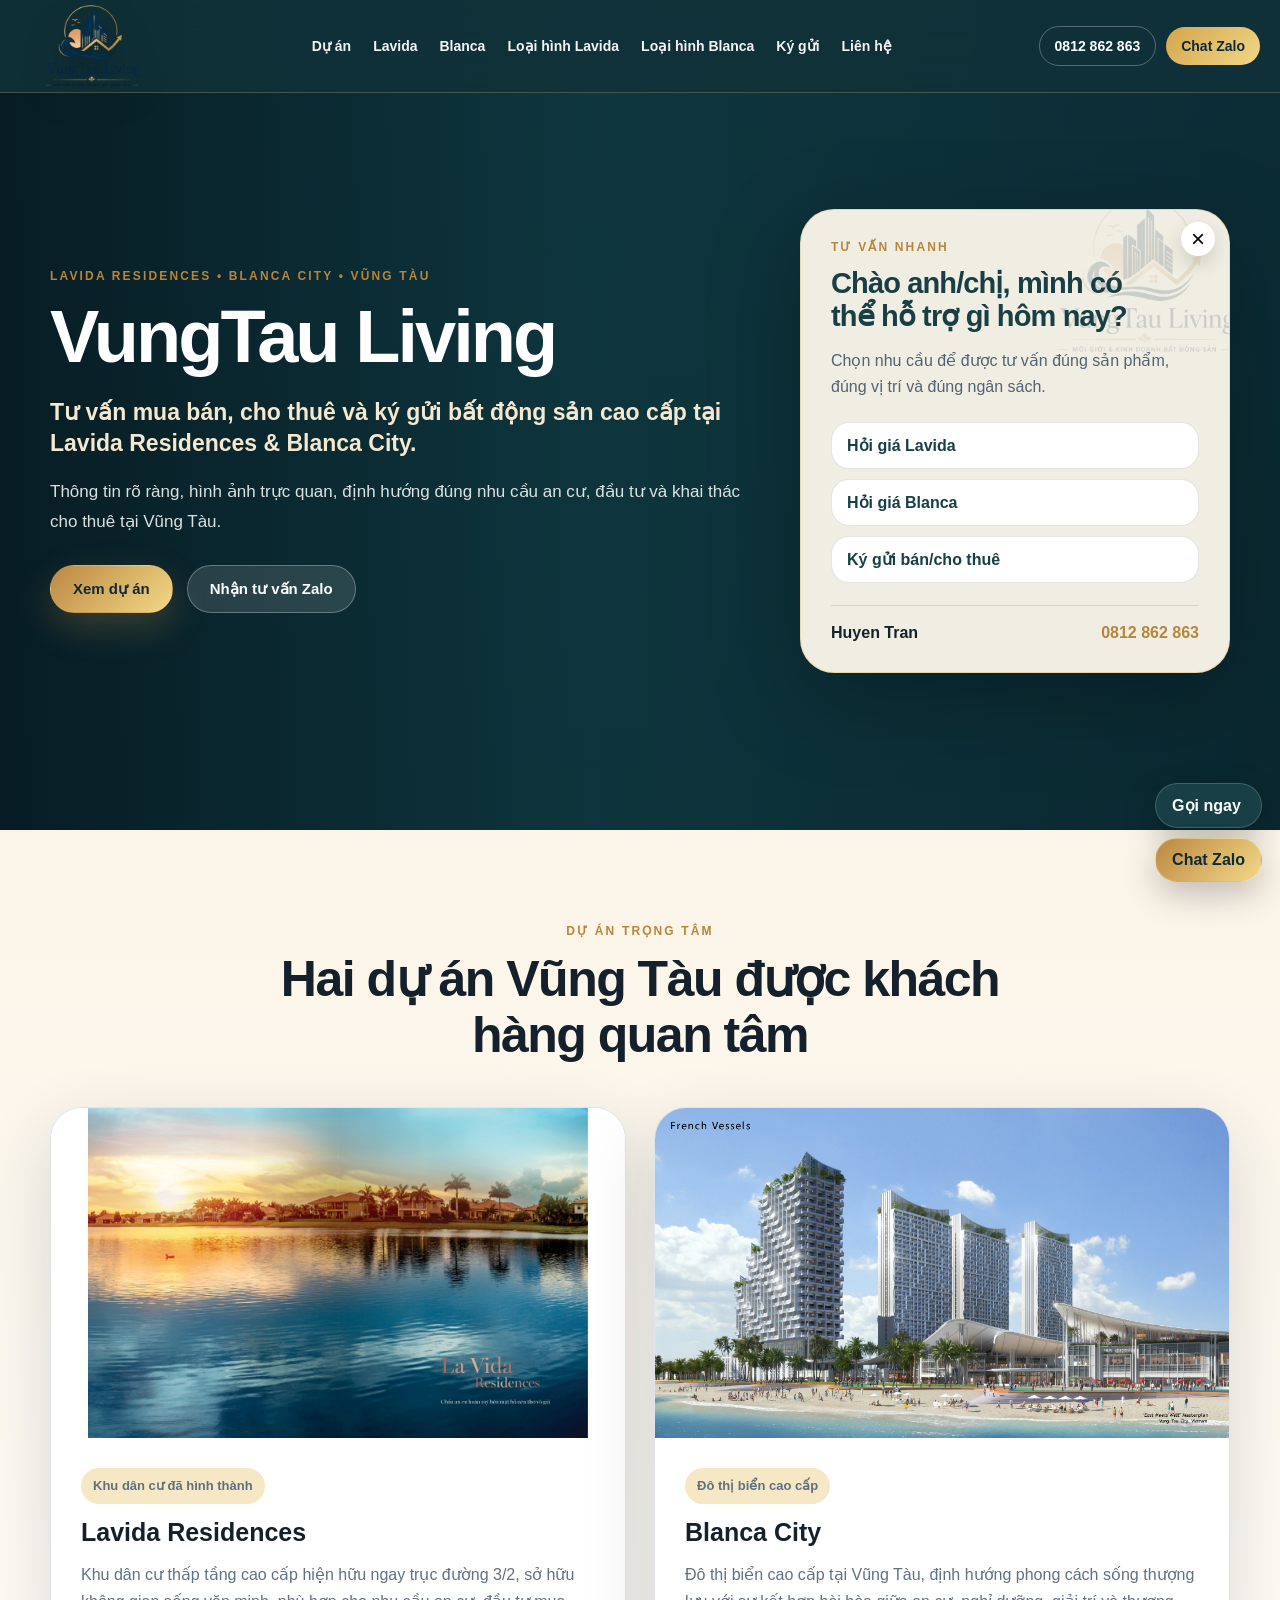
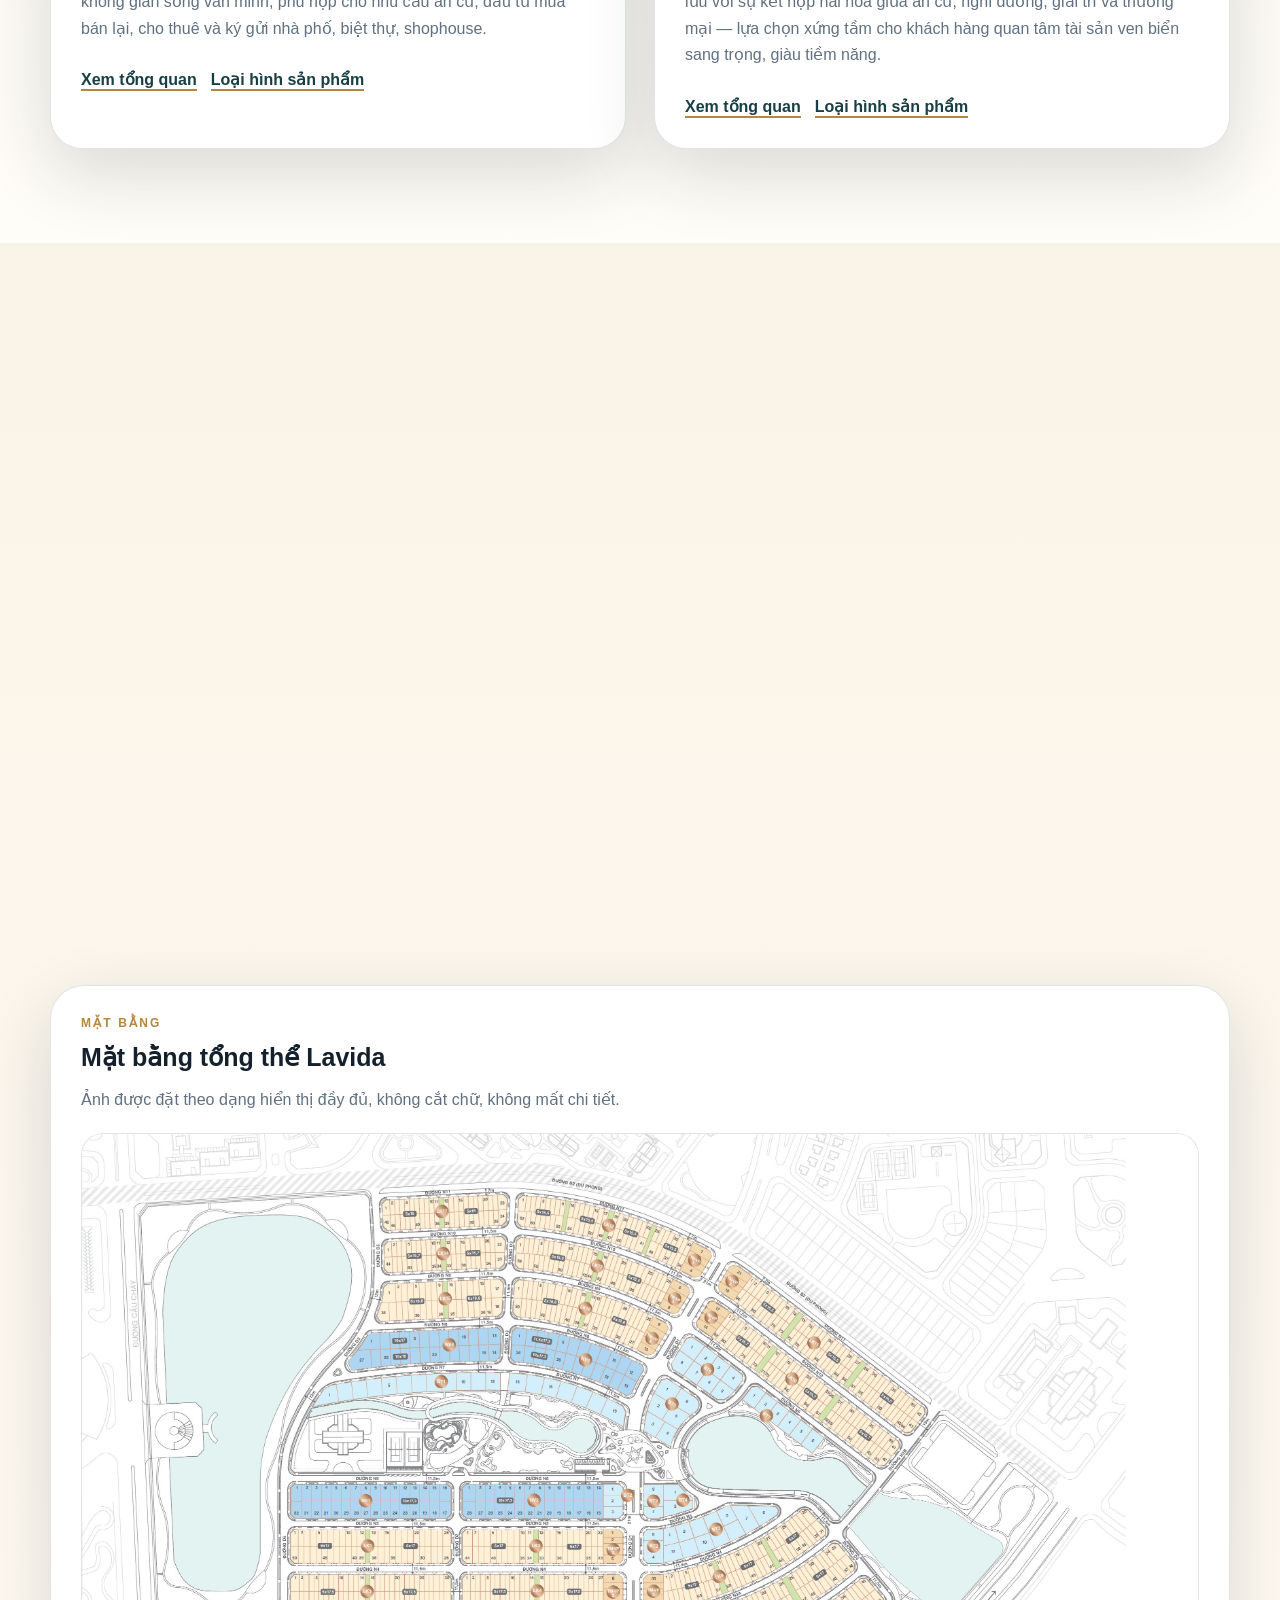
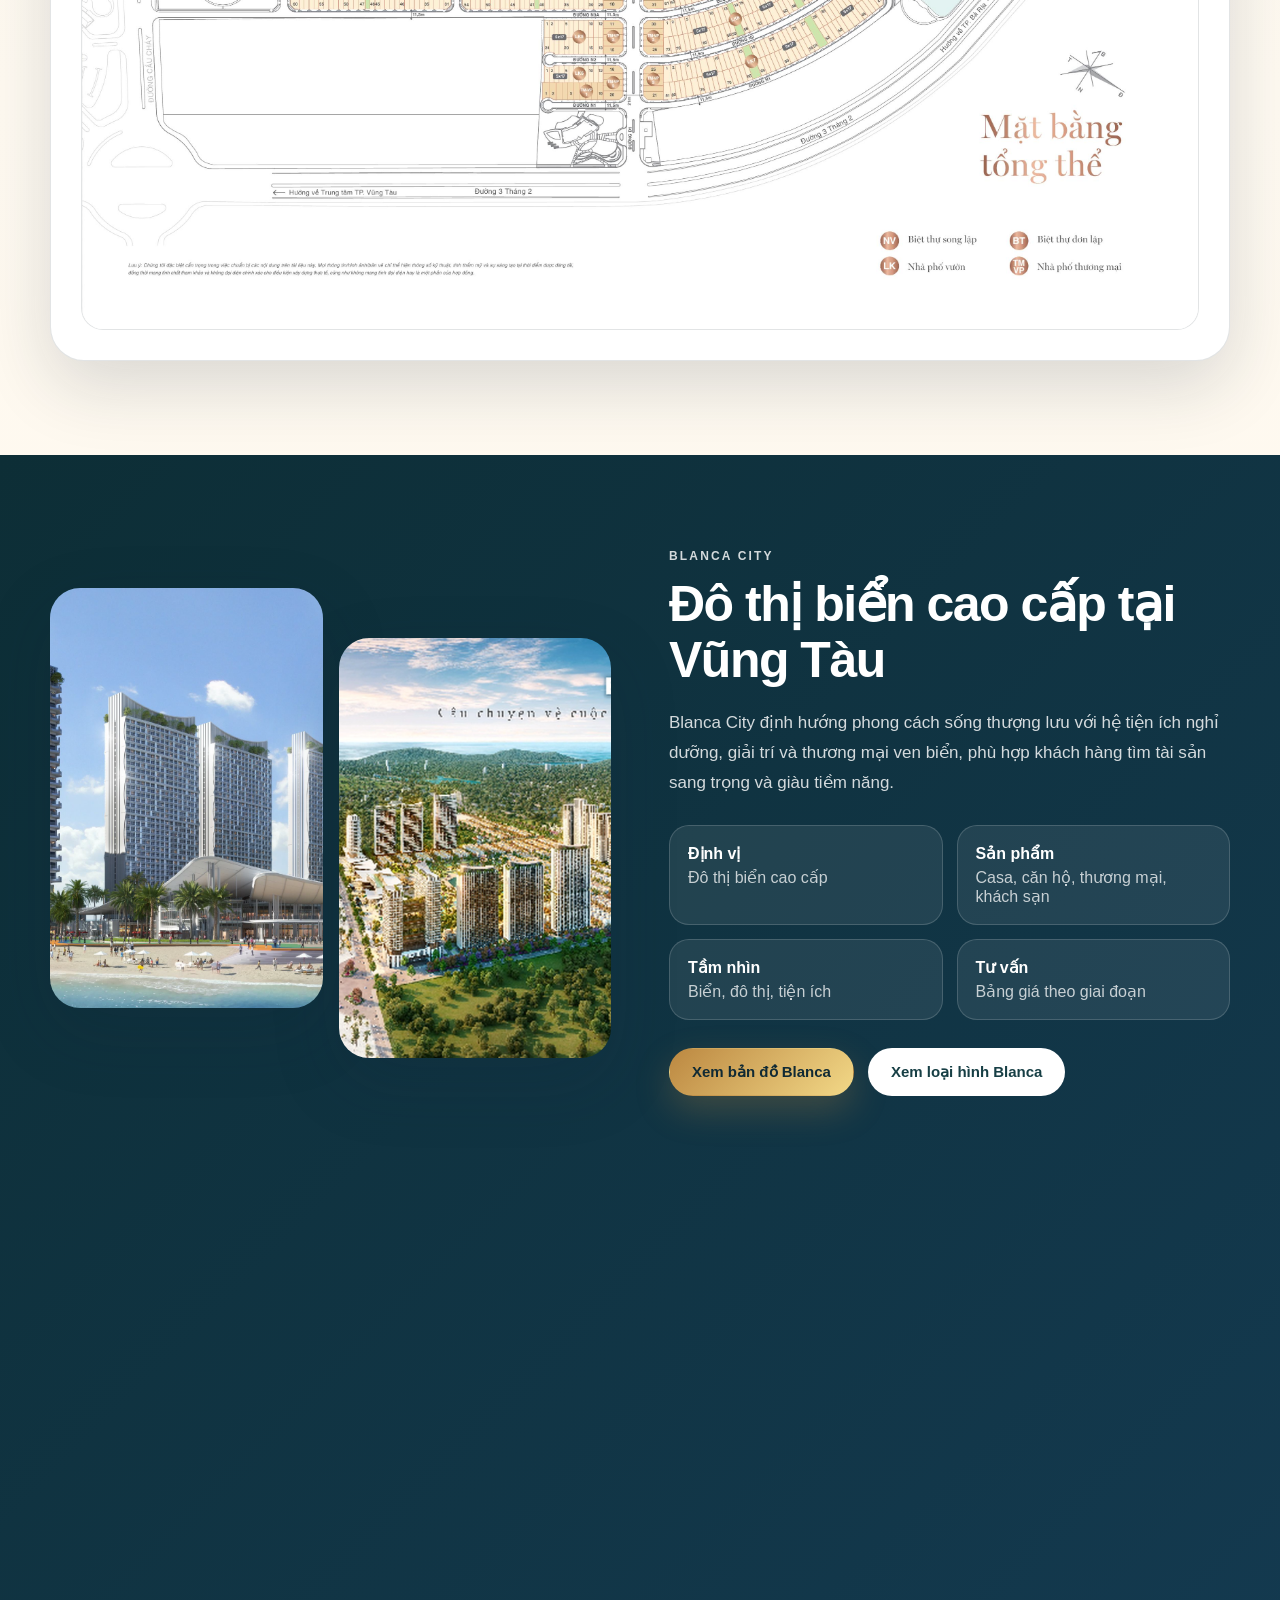
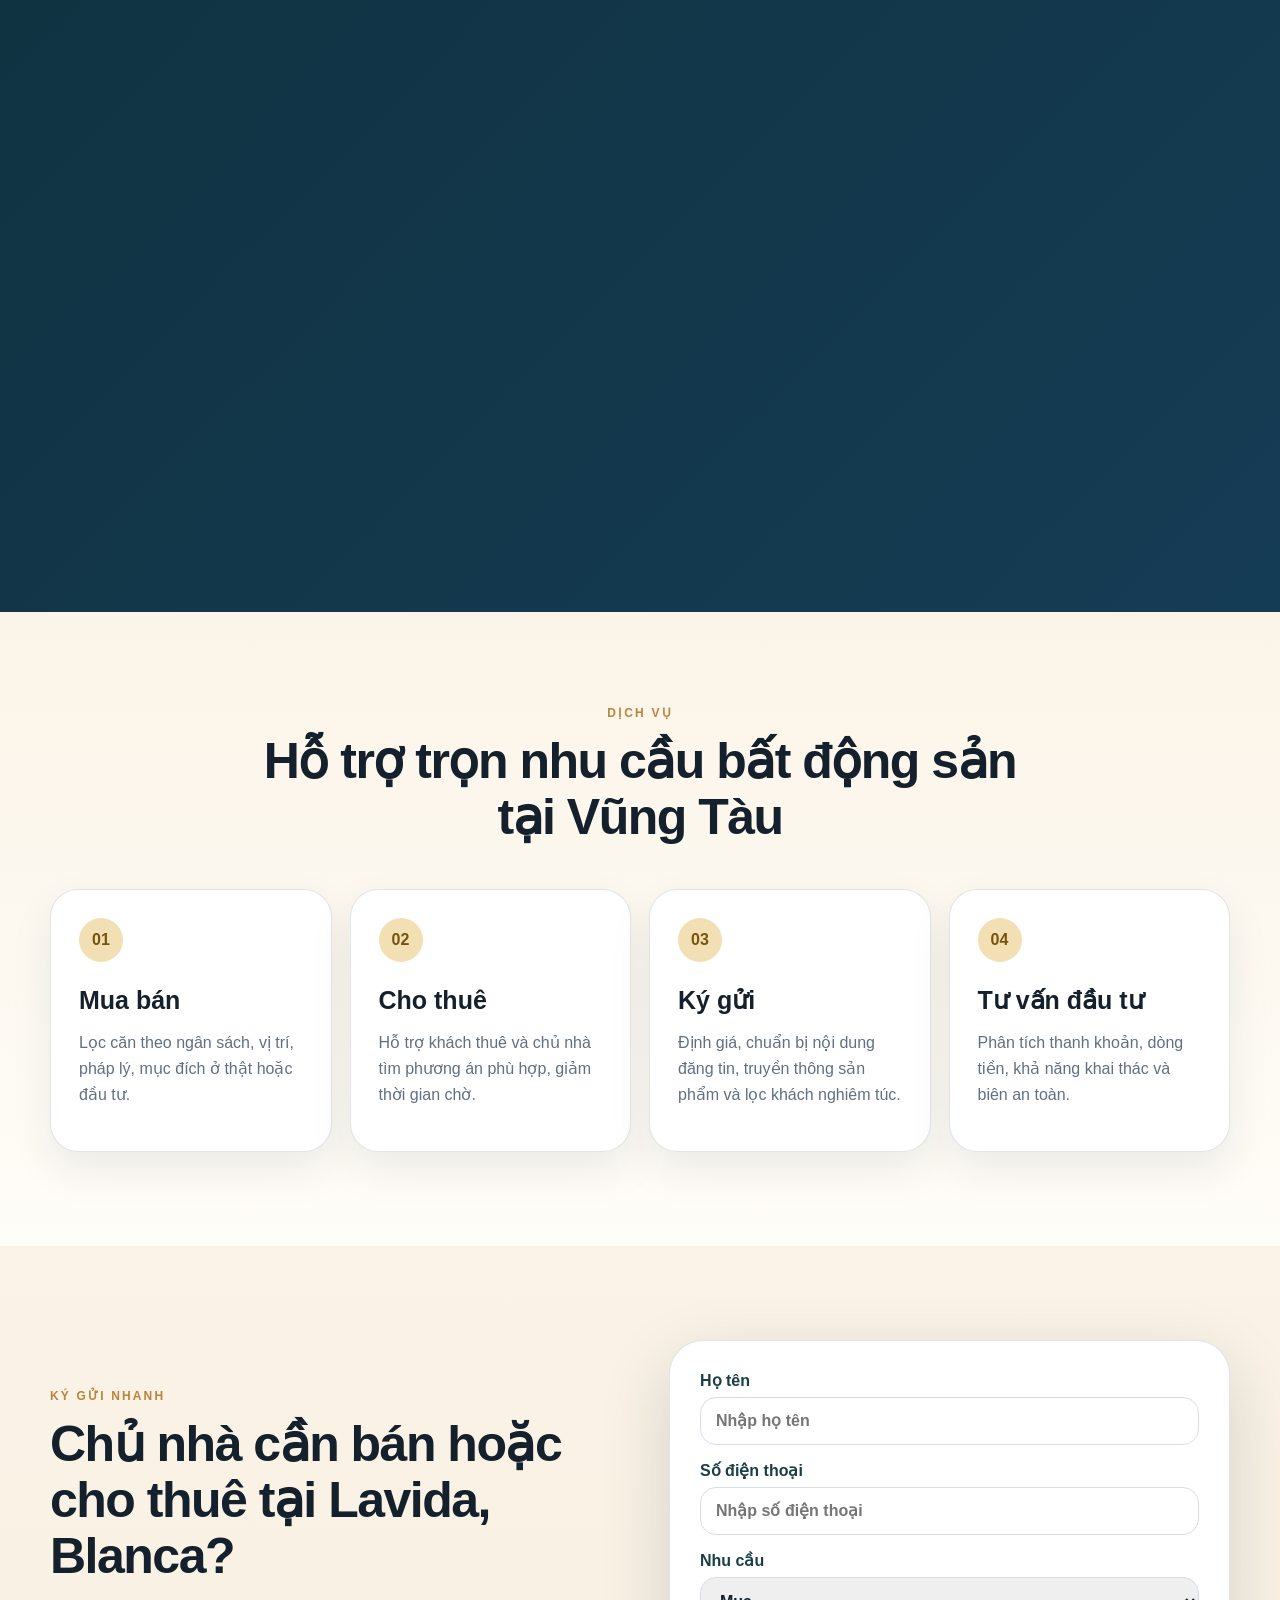
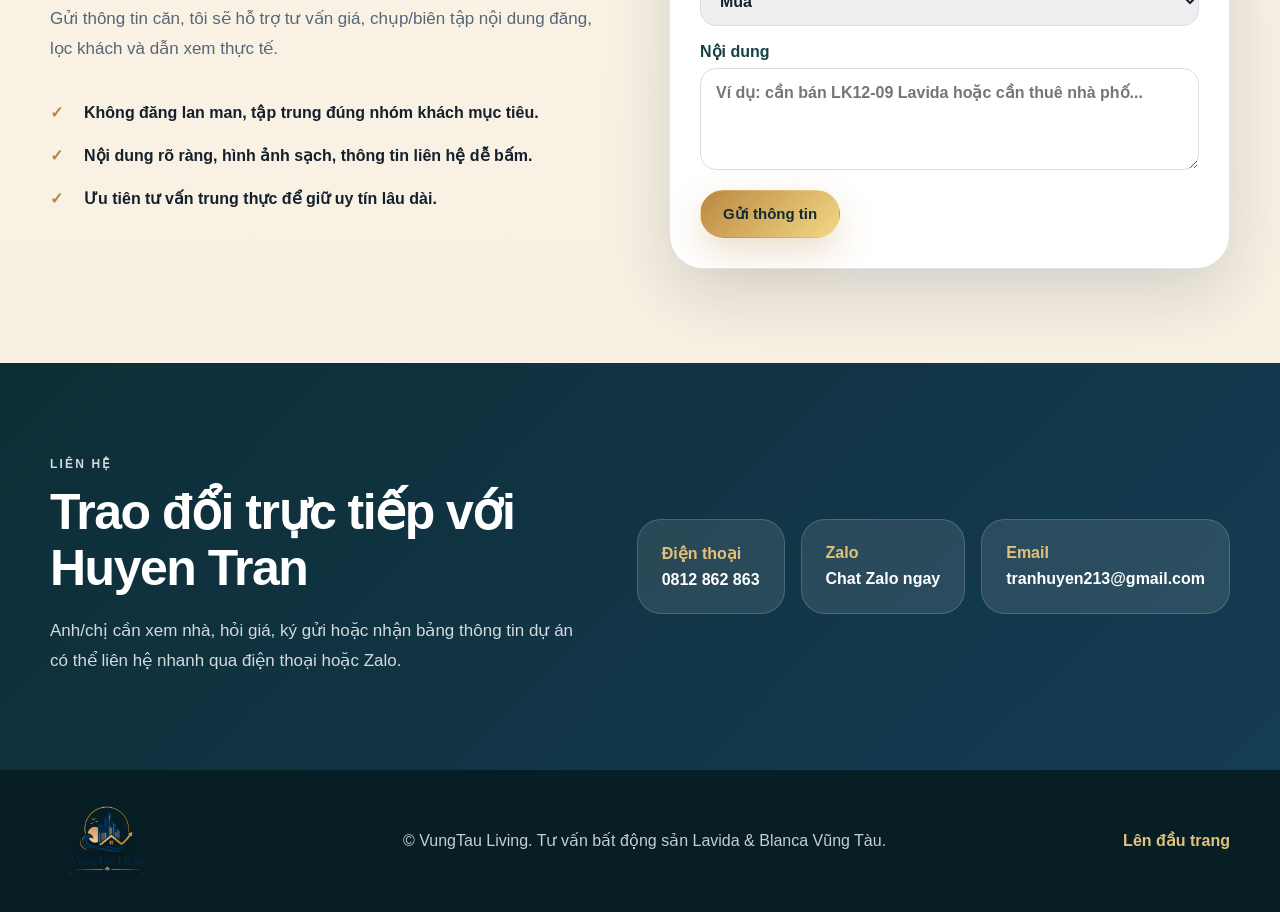
<file: index.html>
<!doctype html>
<html lang="vi">
<head>
  <meta charset="utf-8" />
  <meta name="viewport" content="width=device-width, initial-scale=1" />
  <title>VungTau Living | Lavida Residences & Blanca City Vũng Tàu</title>
  <meta name="description" content="Chuyên trang tư vấn mua bán, cho thuê và ký gửi bất động sản Lavida Residences và Blanca City Vũng Tàu." />
  <meta name="theme-color" content="#173c45" />
  <link rel="icon" href="assets/logo-vungtau-living-cropped.png" />
  <link rel="stylesheet" href="style.css" />
</head>
<body>
<header class="site-header" id="top">
  <div class="header-inner">
    <a class="brand" href="index.html#top" aria-label="VungTau Living">
      <img src="assets/logo-vungtau-living-cropped.png" alt="VungTau Living" />
    </a>
    <nav class="main-nav" id="mainNav" aria-label="Menu chính">
      <a href="index.html#duan">Dự án</a>
      <a href="index.html#lavida">Lavida</a>
      <a href="index.html#blanca">Blanca</a>
      <a href="lavida-products.html">Loại hình Lavida</a>
      <a href="blanca-products.html">Loại hình Blanca</a>
      <a href="index.html#kygui">Ký gửi</a>
      <a href="index.html#lienhe">Liên hệ</a>
    </nav>
    <div class="header-actions">
      <a class="phone" href="tel:0812862863">0812 862 863</a>
      <a class="zalo" href="https://zalo.me/0812862863" target="_blank" rel="noopener">Chat Zalo</a>
      <button class="menu-btn" id="menuBtn" aria-label="Mở menu">☰</button>
    </div>
  </div>
</header>

<main>
  <section class="hero" aria-label="VungTau Living">
    <div class="hero-slider" aria-hidden="true">
      <span style="background-image:url('assets/hero-slide-1.jpg')"></span>
      <span style="background-image:url('assets/hero-slide-2.jpg')"></span>
      <span style="background-image:url('assets/hero-slide-3.jpg')"></span>
      <span style="background-image:url('assets/hero-slide-4.jpg')"></span>
      <span style="background-image:url('assets/hero-slide-5.jpg')"></span>
    </div>
    <div class="hero-shade"></div>
    <div class="container hero-grid">
      <div class="hero-copy reveal">
        <p class="eyebrow">Lavida Residences • Blanca City • Vũng Tàu</p>
        <h1>VungTau Living</h1>
        <p class="hero-subtitle">Tư vấn mua bán, cho thuê và ký gửi bất động sản cao cấp tại Lavida Residences & Blanca City.</p>
        <p class="lead">Thông tin rõ ràng, hình ảnh trực quan, định hướng đúng nhu cầu an cư, đầu tư và khai thác cho thuê tại Vũng Tàu.</p>
        <div class="hero-cta">
          <a class="btn primary" href="#duan">Xem dự án</a>
          <a class="btn secondary" href="https://zalo.me/0812862863" target="_blank" rel="noopener">Nhận tư vấn Zalo</a>
        </div>
      </div>
      <aside class="consult-card reveal delay-1" id="consultBox" aria-label="Hộp tư vấn">
        <button class="consult-close" id="consultClose" aria-label="Đóng hộp tư vấn">×</button>
        <img class="watermark-logo" src="assets/logo-vungtau-living-cropped.png" alt="VungTau Living" />
        <p class="eyebrow">Tư vấn nhanh</p>
        <h2>Chào anh/chị, mình có thể hỗ trợ gì hôm nay?</h2>
        <p>Chọn nhu cầu để được tư vấn đúng sản phẩm, đúng vị trí và đúng ngân sách.</p>
        <div class="quick-options">
          <a href="https://zalo.me/0812862863" target="_blank" rel="noopener">Hỏi giá Lavida</a>
          <a href="https://zalo.me/0812862863" target="_blank" rel="noopener">Hỏi giá Blanca</a>
          <a href="https://zalo.me/0812862863" target="_blank" rel="noopener">Ký gửi bán/cho thuê</a>
        </div>
        <div class="consult-contact">
          <strong>Huyen Tran</strong>
          <span>0812 862 863</span>
        </div>
      </aside>
    </div>
  </section>

  <section id="duan" class="section soft">
    <div class="container section-head reveal">
      <p class="eyebrow">Dự án trọng tâm</p>
      <h2>Hai dự án Vũng Tàu được khách hàng quan tâm</h2>
    </div>
    <div class="container project-cards">
      <article class="project-card reveal">
        <img src="assets/lavida-lake-cover.jpg" alt="Lavida Residences" />
        <div class="project-content">
          <p class="tag">Khu dân cư đã hình thành</p>
          <h3>Lavida Residences</h3>
          <p>Khu dân cư thấp tầng cao cấp hiện hữu ngay trục đường 3/2, sở hữu không gian sống văn minh, phù hợp cho nhu cầu an cư, đầu tư mua bán lại, cho thuê và ký gửi nhà phố, biệt thự, shophouse.</p>
          <div class="card-actions">
            <a href="#lavida">Xem tổng quan</a>
            <a href="lavida-products.html">Loại hình sản phẩm</a>
          </div>
        </div>
      </article>
      <article class="project-card reveal delay-1">
        <img src="assets/blanca-french-vessels.png" alt="Blanca City" />
        <div class="project-content">
          <p class="tag">Đô thị biển cao cấp</p>
          <h3>Blanca City</h3>
          <p>Đô thị biển cao cấp tại Vũng Tàu, định hướng phong cách sống thượng lưu với sự kết hợp hài hòa giữa an cư, nghỉ dưỡng, giải trí và thương mại — lựa chọn xứng tầm cho khách hàng quan tâm tài sản ven biển sang trọng, giàu tiềm năng.</p>
          <div class="card-actions">
            <a href="#blanca">Xem tổng quan</a>
            <a href="blanca-products.html">Loại hình sản phẩm</a>
          </div>
        </div>
      </article>
    </div>
  </section>

  <section id="lavida" class="section project-detail">
    <div class="container split">
      <div class="reveal">
        <p class="eyebrow">Lavida Residences</p>
        <h2>Khu dân cư thấp tầng cao cấp trên trục đường 3/2</h2>
        <p class="lead-small">Lavida phù hợp khách hàng muốn xem sản phẩm thực tế, mua để ở, đầu tư, cho thuê hoặc ký gửi chuyển nhượng trong khu dân cư đã hình thành.</p>
        <div class="info-grid compact">
          <div><strong>Vị trí</strong><span>Mặt tiền đường 3/2, Vũng Tàu</span></div>
          <div><strong>Loại hình</strong><span>Nhà phố, biệt thự, shophouse</span></div>
          <div><strong>Tình trạng</strong><span>Khu dân cư hiện hữu, dễ khảo sát thực tế</span></div>
          <div><strong>Dịch vụ</strong><span>Mua bán • cho thuê • ký gửi</span></div>
        </div>
        <div class="action-row">
          <button class="btn primary map-open" data-map="Lavida Residences đường 3 tháng 2 Vũng Tàu">Xem bản đồ Lavida</button>
          <a class="btn ghost" href="lavida-products.html">Xem loại hình Lavida</a>
        </div>
      </div>
      <div class="image-stack reveal delay-1">
        <img src="assets/hero-slide-2.jpg" alt="Không gian sống Lavida" />
        <img src="assets/lavida-villas.webp" alt="Biệt thự Lavida" />
      </div>
    </div>
    <div class="container map-plan reveal" id="lavida-map">
      <div class="plan-copy">
        <p class="eyebrow">Mặt bằng</p>
        <h3>Mặt bằng tổng thể Lavida</h3>
        <p>Ảnh được đặt theo dạng hiển thị đầy đủ, không cắt chữ, không mất chi tiết.</p>
      </div>
      <img class="wide-plan" src="assets/lavida-masterplan-high.jpg" alt="Mặt bằng tổng thể Lavida Residences" />
    </div>
  </section>

  <section id="blanca" class="section dark project-detail">
    <div class="container split reverse">
      <div class="reveal">
        <p class="eyebrow gold">Blanca City</p>
        <h2>Đô thị biển cao cấp tại Vũng Tàu</h2>
        <p class="lead-small">Blanca City định hướng phong cách sống thượng lưu với hệ tiện ích nghỉ dưỡng, giải trí và thương mại ven biển, phù hợp khách hàng tìm tài sản sang trọng và giàu tiềm năng.</p>
        <div class="info-grid compact light">
          <div><strong>Định vị</strong><span>Đô thị biển cao cấp</span></div>
          <div><strong>Sản phẩm</strong><span>Casa, căn hộ, thương mại, khách sạn</span></div>
          <div><strong>Tầm nhìn</strong><span>Biển, đô thị, tiện ích</span></div>
          <div><strong>Tư vấn</strong><span>Bảng giá theo giai đoạn</span></div>
        </div>
        <div class="action-row">
          <button class="btn primary map-open" data-map="Blanca City Vũng Tàu đường 3 tháng 2 Bãi Sau">Xem bản đồ Blanca</button>
          <a class="btn light-btn" href="blanca-products.html">Xem loại hình Blanca</a>
        </div>
      </div>
      <div class="image-stack reveal delay-1">
        <img src="assets/blanca-french-vessels.png" alt="Phối cảnh Blanca City" />
        <img src="assets/hero-slide-4.jpg" alt="Tổng quan Blanca City" />
      </div>
    </div>
    <div class="container map-plan dark-plan reveal" id="blanca-map">
      <div class="plan-copy">
        <p class="eyebrow gold">Mặt bằng</p>
        <h3>Mặt bằng tổng thể Blanca City</h3>
        <p>Ảnh bản đồ tổng thể được để nguyên tỷ lệ để giữ đủ chữ, màu phân khu và chú giải sản phẩm.</p>
      </div>
      <img class="wide-plan" src="assets/blanca-masterplan-map.jpg" alt="Mặt bằng tổng thể Blanca City" />
    </div>
  </section>

  <section class="section soft" id="dichvu">
    <div class="container section-head reveal">
      <p class="eyebrow">Dịch vụ</p>
      <h2>Hỗ trợ trọn nhu cầu bất động sản tại Vũng Tàu</h2>
    </div>
    <div class="container service-grid">
      <article class="service-card reveal"><span>01</span><h3>Mua bán</h3><p>Lọc căn theo ngân sách, vị trí, pháp lý, mục đích ở thật hoặc đầu tư.</p></article>
      <article class="service-card reveal"><span>02</span><h3>Cho thuê</h3><p>Hỗ trợ khách thuê và chủ nhà tìm phương án phù hợp, giảm thời gian chờ.</p></article>
      <article class="service-card reveal"><span>03</span><h3>Ký gửi</h3><p>Định giá, chuẩn bị nội dung đăng tin, truyền thông sản phẩm và lọc khách nghiêm túc.</p></article>
      <article class="service-card reveal"><span>04</span><h3>Tư vấn đầu tư</h3><p>Phân tích thanh khoản, dòng tiền, khả năng khai thác và biên an toàn.</p></article>
    </div>
  </section>

  <section id="kygui" class="section kygui">
    <div class="container split">
      <div class="reveal">
        <p class="eyebrow">Ký gửi nhanh</p>
        <h2>Chủ nhà cần bán hoặc cho thuê tại Lavida, Blanca?</h2>
        <p class="lead-small">Gửi thông tin căn, tôi sẽ hỗ trợ tư vấn giá, chụp/biên tập nội dung đăng, lọc khách và dẫn xem thực tế.</p>
        <ul class="check-list">
          <li>Không đăng lan man, tập trung đúng nhóm khách mục tiêu.</li>
          <li>Nội dung rõ ràng, hình ảnh sạch, thông tin liên hệ dễ bấm.</li>
          <li>Ưu tiên tư vấn trung thực để giữ uy tín lâu dài.</li>
        </ul>
      </div>
      <form class="lead-form reveal delay-1" action="mailto:tranhuyen213@gmail.com" method="post" enctype="text/plain">
        <label>Họ tên<input name="Họ tên" placeholder="Nhập họ tên" /></label>
        <label>Số điện thoại<input name="Số điện thoại" placeholder="Nhập số điện thoại" /></label>
        <label>Nhu cầu<select name="Nhu cầu"><option>Mua</option><option>Bán / ký gửi</option><option>Thuê</option><option>Cho thuê</option><option>Nhận bảng giá Blanca</option></select></label>
        <label>Nội dung<textarea name="Nội dung" placeholder="Ví dụ: cần bán LK12-09 Lavida hoặc cần thuê nhà phố..." rows="4"></textarea></label>
        <button class="btn primary" type="submit">Gửi thông tin</button>
      </form>
    </div>
  </section>

  <section id="lienhe" class="section contact dark">
    <div class="container contact-grid">
      <div class="reveal">
        <p class="eyebrow gold">Liên hệ</p>
        <h2>Trao đổi trực tiếp với Huyen Tran</h2>
        <p class="lead-small">Anh/chị cần xem nhà, hỏi giá, ký gửi hoặc nhận bảng thông tin dự án có thể liên hệ nhanh qua điện thoại hoặc Zalo.</p>
      </div>
      <div class="contact-cards reveal delay-1">
        <a href="tel:0812862863"><strong>Điện thoại</strong><span>0812 862 863</span></a>
        <a href="https://zalo.me/0812862863" target="_blank" rel="noopener"><strong>Zalo</strong><span>Chat Zalo ngay</span></a>
        <a href="mailto:tranhuyen213@gmail.com"><strong>Email</strong><span>tranhuyen213@gmail.com</span></a>
      </div>
    </div>
  </section>
</main>

<footer class="footer">
  <div class="container footer-inner">
    <img src="assets/logo-vungtau-living-cropped.png" alt="VungTau Living" />
    <p>© VungTau Living. Tư vấn bất động sản Lavida & Blanca Vũng Tàu.</p>
    <a href="#top">Lên đầu trang</a>
  </div>
</footer>

<div class="float-actions">
  <a href="tel:0812862863">Gọi ngay</a>
  <a href="https://zalo.me/0812862863" target="_blank" rel="noopener">Chat Zalo</a>
</div>

<div class="map-modal" id="mapModal" aria-hidden="true">
  <div class="map-box">
    <button class="map-close" id="mapClose" aria-label="Đóng bản đồ">×</button>
    <iframe id="mapFrame" title="Bản đồ dự án" loading="lazy"></iframe>
  </div>
</div>

<script src="script.js"></script>
</body>
</html>
</file>
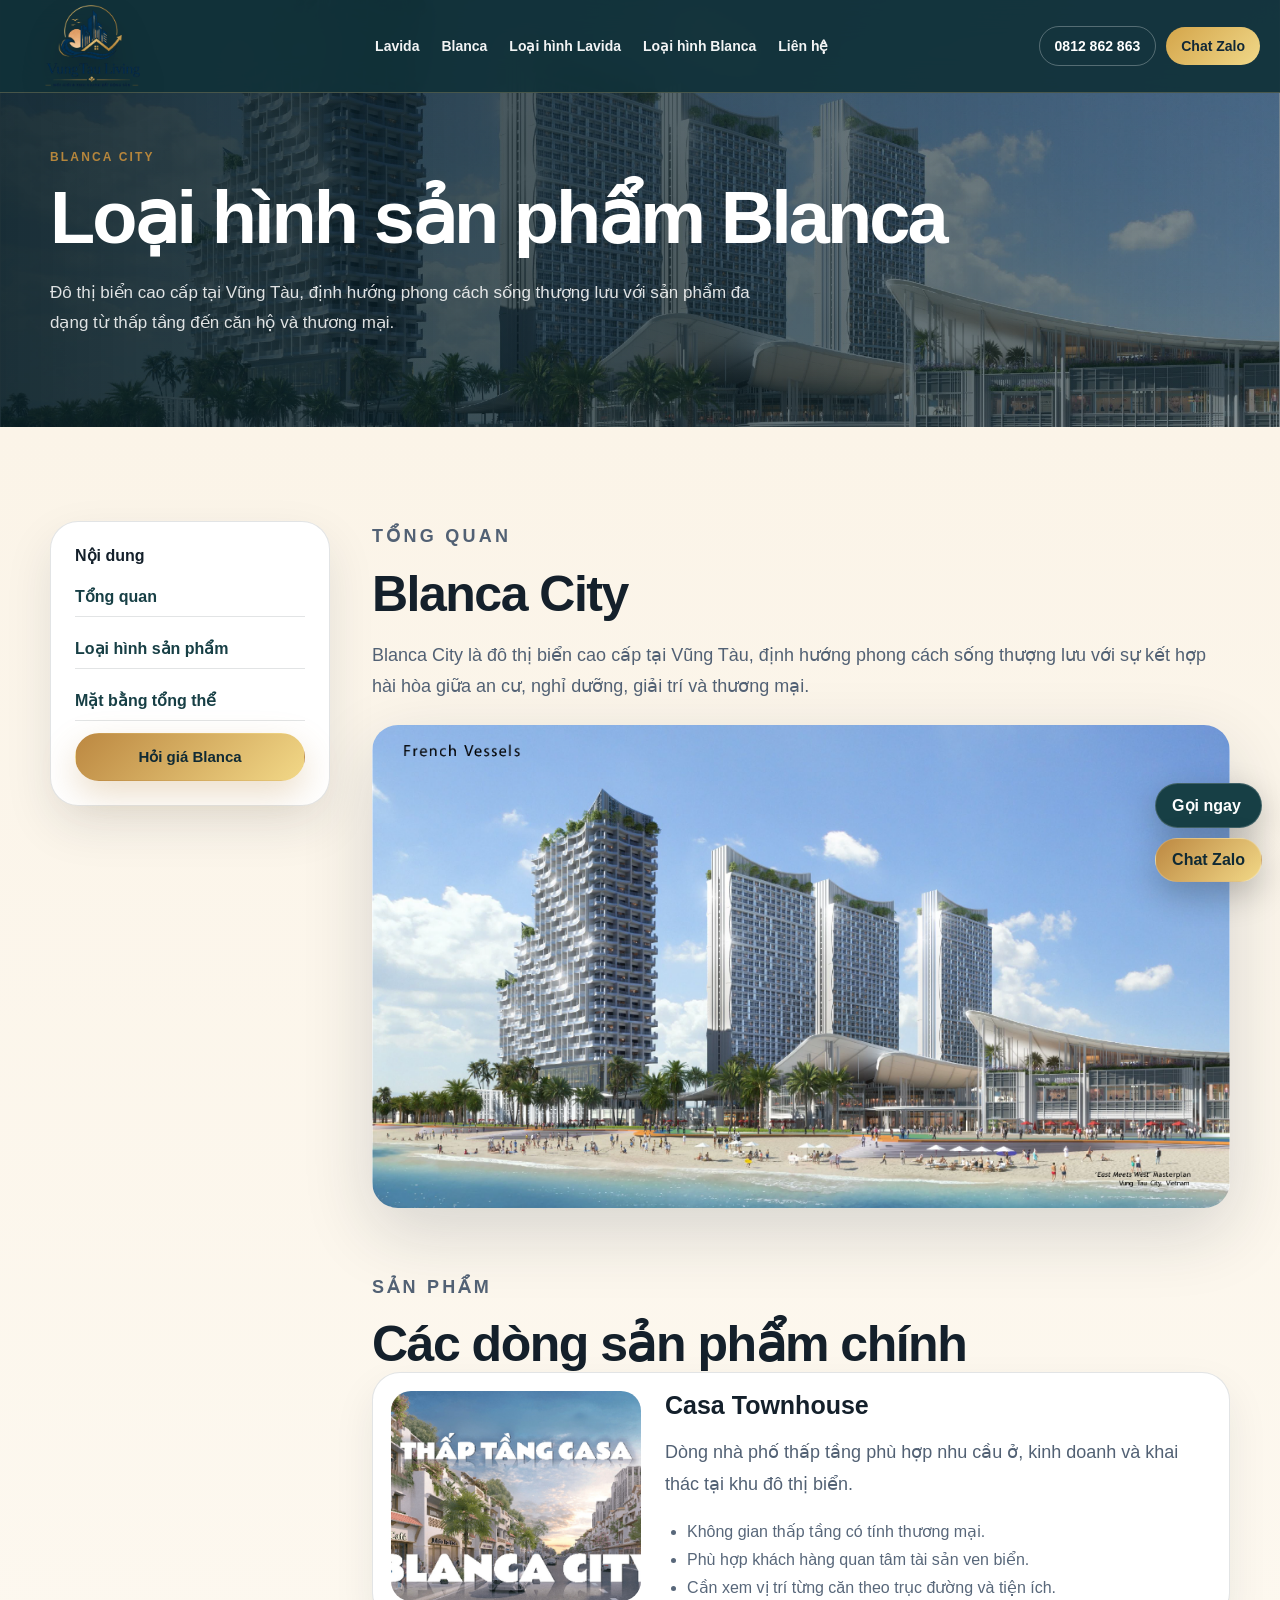
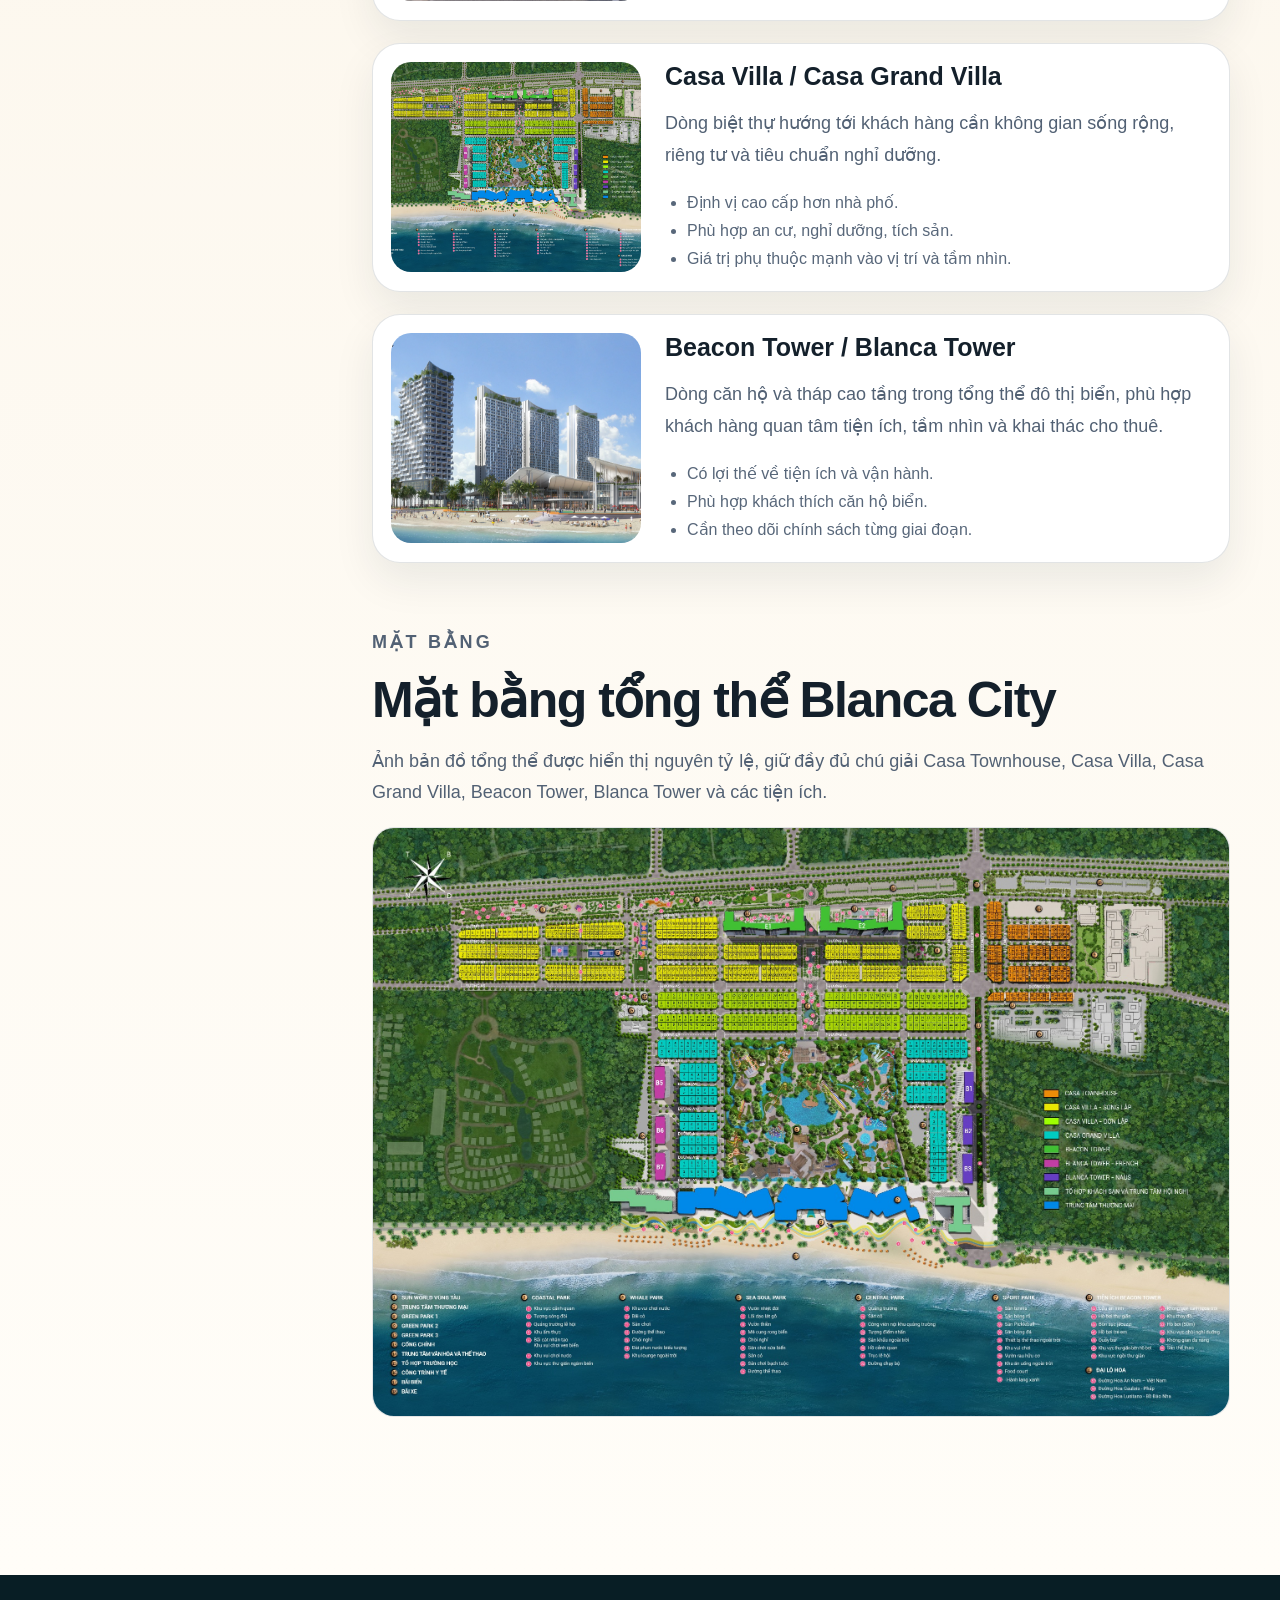
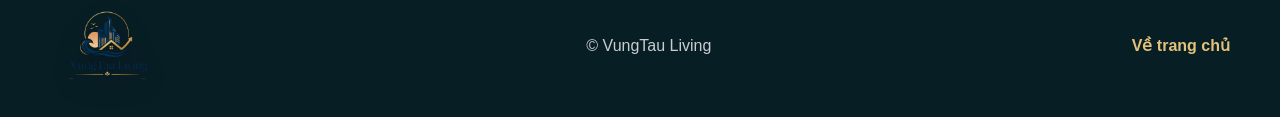
<file: blanca-products.html>
<!doctype html>
<html lang="vi">
<head>
  <meta charset="utf-8" />
  <meta name="viewport" content="width=device-width, initial-scale=1" />
  <title>Loại hình sản phẩm Blanca City | VungTau Living</title>
  <meta name="description" content="Tổng quan loại hình sản phẩm Blanca City: Casa townhouse, Casa villa, Casa grand villa, Beacon Tower, Blanca Tower và mặt bằng tổng thể." />
  <link rel="icon" href="assets/logo-vungtau-living-cropped.png" />
  <link rel="stylesheet" href="style.css" />
</head>
<body>
<header class="site-header"><div class="header-inner"><a class="brand" href="index.html"><img src="assets/logo-vungtau-living-cropped.png" alt="VungTau Living" /></a><nav class="main-nav" id="mainNav"><a href="index.html#lavida">Lavida</a><a href="index.html#blanca">Blanca</a><a href="lavida-products.html">Loại hình Lavida</a><a href="blanca-products.html">Loại hình Blanca</a><a href="index.html#lienhe">Liên hệ</a></nav><div class="header-actions"><a class="phone" href="tel:0812862863">0812 862 863</a><a class="zalo" href="https://zalo.me/0812862863" target="_blank" rel="noopener">Chat Zalo</a><button class="menu-btn" id="menuBtn">☰</button></div></div></header>
<section class="subhero blanca-page"><div class="container"><p class="eyebrow">Blanca City</p><h1>Loại hình sản phẩm Blanca</h1><p class="lead">Đô thị biển cao cấp tại Vũng Tàu, định hướng phong cách sống thượng lưu với sản phẩm đa dạng từ thấp tầng đến căn hộ và thương mại.</p></div></section>
<main class="section soft"><div class="container content-grid"><aside class="sticky-card"><strong>Nội dung</strong><a href="#tongquan">Tổng quan</a><a href="#sanpham">Loại hình sản phẩm</a><a href="#matbang">Mặt bằng tổng thể</a><a href="https://zalo.me/0812862863" target="_blank" rel="noopener" class="btn primary">Hỏi giá Blanca</a></aside><div class="long-content"><section id="tongquan"><p class="eyebrow">Tổng quan</p><h2>Blanca City</h2><p>Blanca City là đô thị biển cao cấp tại Vũng Tàu, định hướng phong cách sống thượng lưu với sự kết hợp hài hòa giữa an cư, nghỉ dưỡng, giải trí và thương mại.</p><img class="wide-photo" src="assets/blanca-french-vessels.png" alt="Phối cảnh Blanca City"></section><section id="sanpham"><p class="eyebrow">Sản phẩm</p><h2>Các dòng sản phẩm chính</h2><div class="product-list"><article><img src="assets/hero-slide-5.jpg" alt="Casa Townhouse Blanca"><div><h3>Casa Townhouse</h3><p>Dòng nhà phố thấp tầng phù hợp nhu cầu ở, kinh doanh và khai thác tại khu đô thị biển.</p><ul><li>Không gian thấp tầng có tính thương mại.</li><li>Phù hợp khách hàng quan tâm tài sản ven biển.</li><li>Cần xem vị trí từng căn theo trục đường và tiện ích.</li></ul></div></article><article><img src="assets/blanca-masterplan-map.jpg" alt="Casa Villa Blanca"><div><h3>Casa Villa / Casa Grand Villa</h3><p>Dòng biệt thự hướng tới khách hàng cần không gian sống rộng, riêng tư và tiêu chuẩn nghỉ dưỡng.</p><ul><li>Định vị cao cấp hơn nhà phố.</li><li>Phù hợp an cư, nghỉ dưỡng, tích sản.</li><li>Giá trị phụ thuộc mạnh vào vị trí và tầm nhìn.</li></ul></div></article><article><img src="assets/blanca-french-vessels.png" alt="Beacon Tower và Blanca Tower"><div><h3>Beacon Tower / Blanca Tower</h3><p>Dòng căn hộ và tháp cao tầng trong tổng thể đô thị biển, phù hợp khách hàng quan tâm tiện ích, tầm nhìn và khai thác cho thuê.</p><ul><li>Có lợi thế về tiện ích và vận hành.</li><li>Phù hợp khách thích căn hộ biển.</li><li>Cần theo dõi chính sách từng giai đoạn.</li></ul></div></article></div></section><section id="matbang"><p class="eyebrow">Mặt bằng</p><h2>Mặt bằng tổng thể Blanca City</h2><p>Ảnh bản đồ tổng thể được hiển thị nguyên tỷ lệ, giữ đầy đủ chú giải Casa Townhouse, Casa Villa, Casa Grand Villa, Beacon Tower, Blanca Tower và các tiện ích.</p><img class="wide-plan" src="assets/blanca-masterplan-map.jpg" alt="Mặt bằng tổng thể Blanca City"></section></div></div></main><footer class="footer"><div class="container footer-inner"><img src="assets/logo-vungtau-living-cropped.png" alt="VungTau Living"><p>© VungTau Living</p><a href="index.html">Về trang chủ</a></div></footer><div class="float-actions"><a href="tel:0812862863">Gọi ngay</a><a href="https://zalo.me/0812862863" target="_blank" rel="noopener">Chat Zalo</a></div><script src="script.js"></script></body></html>
</file>
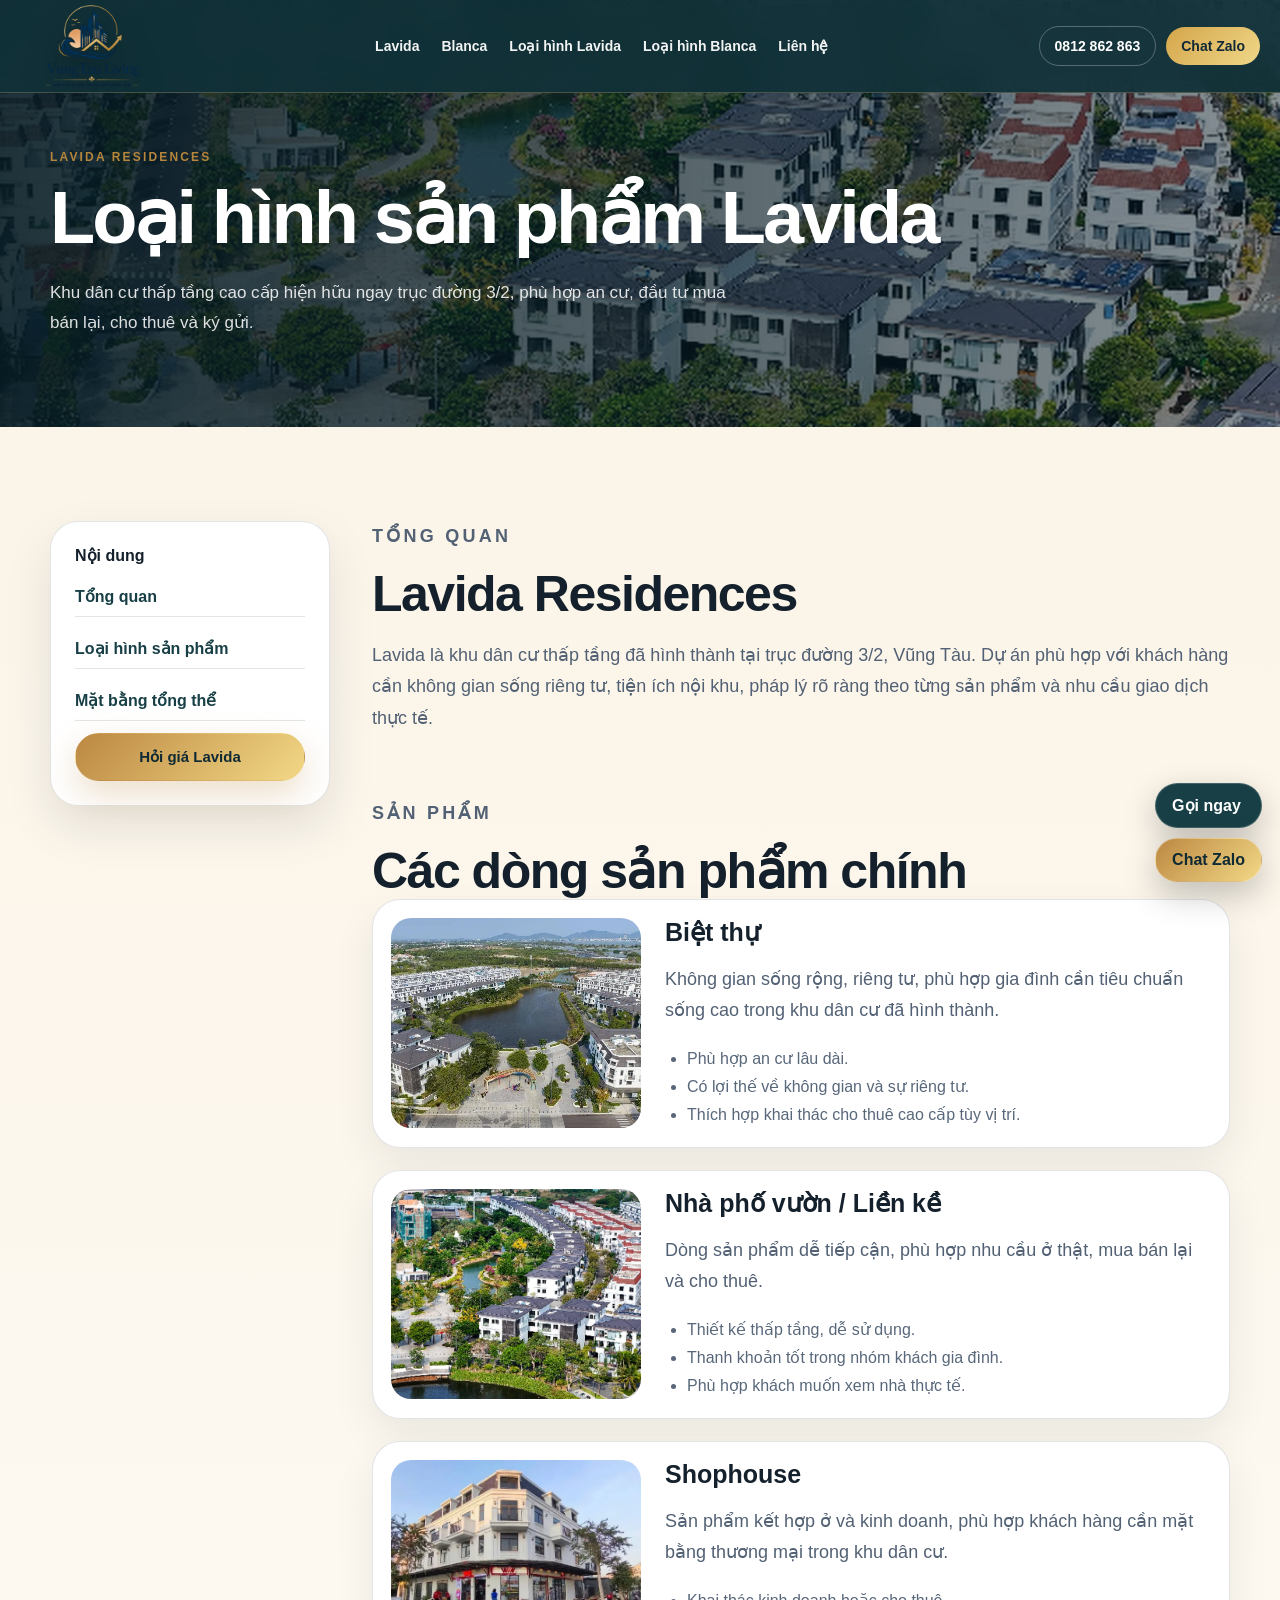
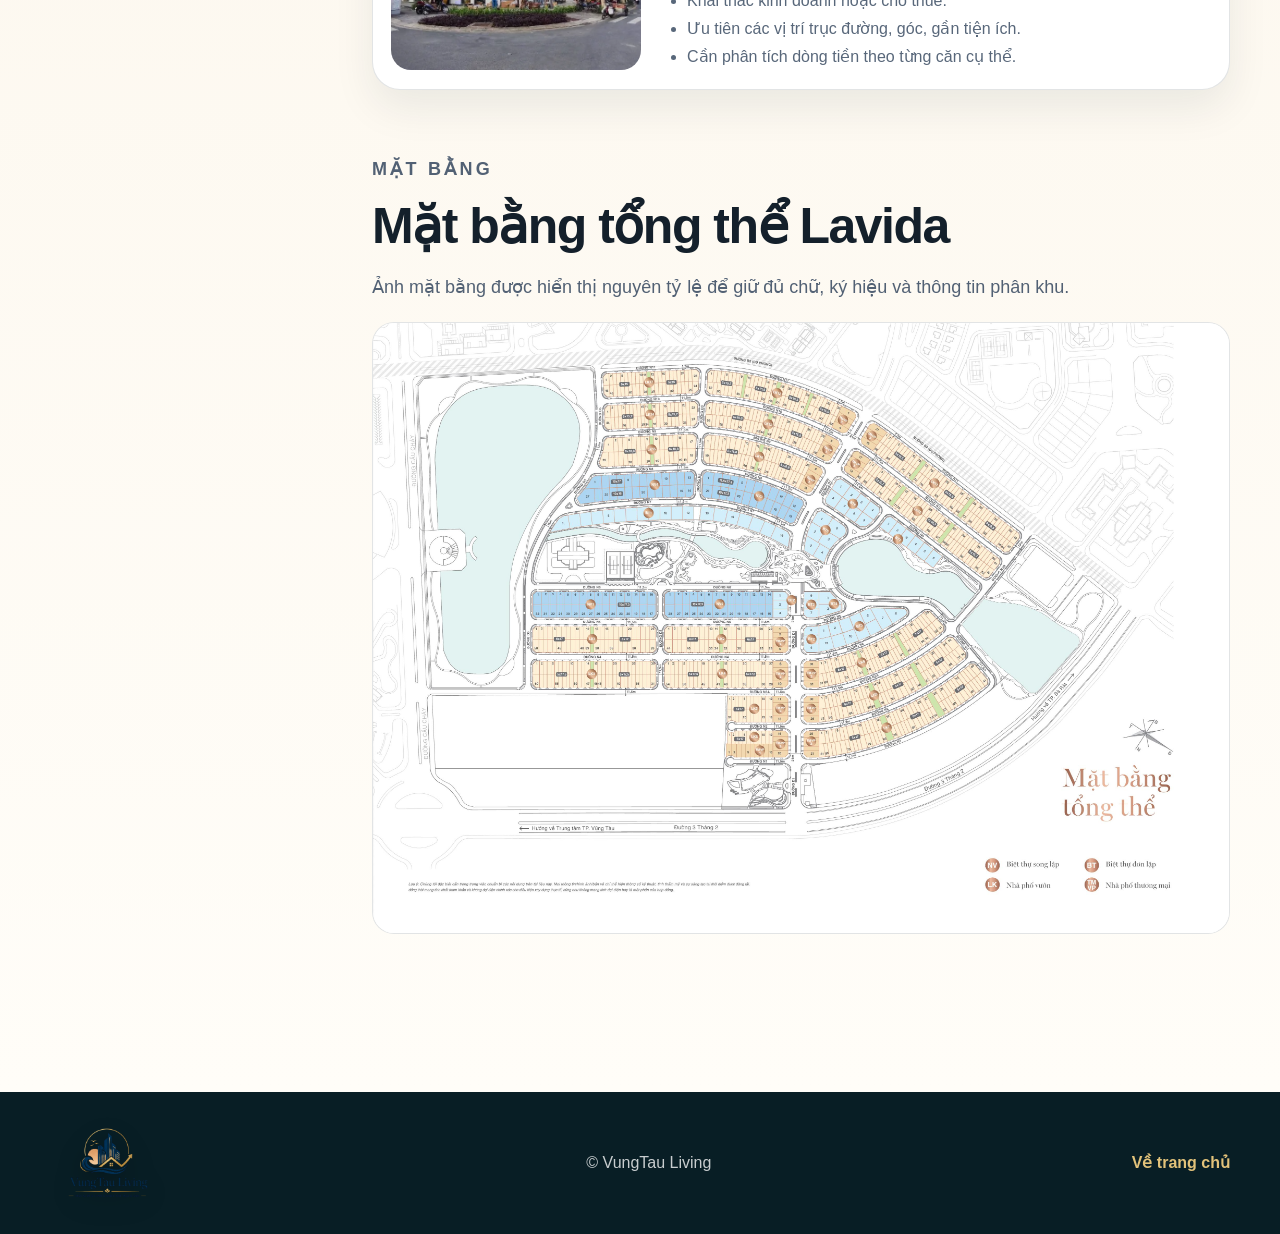
<file: lavida-products.html>
<!doctype html>
<html lang="vi">
<head>
  <meta charset="utf-8" />
  <meta name="viewport" content="width=device-width, initial-scale=1" />
  <title>Loại hình sản phẩm Lavida Residences | VungTau Living</title>
  <meta name="description" content="Tổng quan loại hình sản phẩm Lavida Residences: nhà phố vườn, biệt thự, shophouse và mặt bằng tổng thể." />
  <link rel="icon" href="assets/logo-vungtau-living-cropped.png" />
  <link rel="stylesheet" href="style.css" />
</head>
<body>
<header class="site-header"><div class="header-inner"><a class="brand" href="index.html"><img src="assets/logo-vungtau-living-cropped.png" alt="VungTau Living" /></a><nav class="main-nav" id="mainNav"><a href="index.html#lavida">Lavida</a><a href="index.html#blanca">Blanca</a><a href="lavida-products.html">Loại hình Lavida</a><a href="blanca-products.html">Loại hình Blanca</a><a href="index.html#lienhe">Liên hệ</a></nav><div class="header-actions"><a class="phone" href="tel:0812862863">0812 862 863</a><a class="zalo" href="https://zalo.me/0812862863" target="_blank" rel="noopener">Chat Zalo</a><button class="menu-btn" id="menuBtn">☰</button></div></div></header>
<section class="subhero lavida-page"><div class="container"><p class="eyebrow">Lavida Residences</p><h1>Loại hình sản phẩm Lavida</h1><p class="lead">Khu dân cư thấp tầng cao cấp hiện hữu ngay trục đường 3/2, phù hợp an cư, đầu tư mua bán lại, cho thuê và ký gửi.</p></div></section>
<main class="section soft"><div class="container content-grid"><aside class="sticky-card"><strong>Nội dung</strong><a href="#tongquan">Tổng quan</a><a href="#sanpham">Loại hình sản phẩm</a><a href="#matbang">Mặt bằng tổng thể</a><a href="https://zalo.me/0812862863" target="_blank" rel="noopener" class="btn primary">Hỏi giá Lavida</a></aside><div class="long-content"><section id="tongquan"><p class="eyebrow">Tổng quan</p><h2>Lavida Residences</h2><p>Lavida là khu dân cư thấp tầng đã hình thành tại trục đường 3/2, Vũng Tàu. Dự án phù hợp với khách hàng cần không gian sống riêng tư, tiện ích nội khu, pháp lý rõ ràng theo từng sản phẩm và nhu cầu giao dịch thực tế.</p></section><section id="sanpham"><p class="eyebrow">Sản phẩm</p><h2>Các dòng sản phẩm chính</h2><div class="product-list"><article><img src="assets/lavida-villas.webp" alt="Biệt thự Lavida"><div><h3>Biệt thự</h3><p>Không gian sống rộng, riêng tư, phù hợp gia đình cần tiêu chuẩn sống cao trong khu dân cư đã hình thành.</p><ul><li>Phù hợp an cư lâu dài.</li><li>Có lợi thế về không gian và sự riêng tư.</li><li>Thích hợp khai thác cho thuê cao cấp tùy vị trí.</li></ul></div></article><article><img src="assets/hero-slide-2.jpg" alt="Nhà phố Lavida"><div><h3>Nhà phố vườn / Liền kề</h3><p>Dòng sản phẩm dễ tiếp cận, phù hợp nhu cầu ở thật, mua bán lại và cho thuê.</p><ul><li>Thiết kế thấp tầng, dễ sử dụng.</li><li>Thanh khoản tốt trong nhóm khách gia đình.</li><li>Phù hợp khách muốn xem nhà thực tế.</li></ul></div></article><article><img src="assets/lavida-shophouse.webp" alt="Shophouse Lavida"><div><h3>Shophouse</h3><p>Sản phẩm kết hợp ở và kinh doanh, phù hợp khách hàng cần mặt bằng thương mại trong khu dân cư.</p><ul><li>Khai thác kinh doanh hoặc cho thuê.</li><li>Ưu tiên các vị trí trục đường, góc, gần tiện ích.</li><li>Cần phân tích dòng tiền theo từng căn cụ thể.</li></ul></div></article></div></section><section id="matbang"><p class="eyebrow">Mặt bằng</p><h2>Mặt bằng tổng thể Lavida</h2><p>Ảnh mặt bằng được hiển thị nguyên tỷ lệ để giữ đủ chữ, ký hiệu và thông tin phân khu.</p><img class="wide-plan" src="assets/lavida-masterplan-high.jpg" alt="Mặt bằng tổng thể Lavida Residences"></section></div></div></main><footer class="footer"><div class="container footer-inner"><img src="assets/logo-vungtau-living-cropped.png" alt="VungTau Living"><p>© VungTau Living</p><a href="index.html">Về trang chủ</a></div></footer><div class="float-actions"><a href="tel:0812862863">Gọi ngay</a><a href="https://zalo.me/0812862863" target="_blank" rel="noopener">Chat Zalo</a></div><script src="script.js"></script></body></html>
</file>
<file: style.css>
:root{
  --ink:#14202b;--muted:#607080;--navy:#12324a;--teal:#173f45;--teal2:#0d2e36;--sand:#f4ecdc;--sand2:#efe0c4;--gold:#b6863c;--gold2:#e2c27a;--line:rgba(20,32,43,.12);--shadow:0 24px 70px rgba(17,40,55,.16)
}
*{box-sizing:border-box}html{scroll-behavior:smooth}body{margin:0;font-family:Arial,"Helvetica Neue",sans-serif;color:var(--ink);background:linear-gradient(180deg,#f2eadb 0%,#fffaf1 45%,#f7efe1 100%)}a{text-decoration:none;color:inherit}img{max-width:100%;display:block}.container{width:min(100% - 44px,1180px);margin-inline:auto}.site-header{position:fixed;top:0;left:0;right:0;z-index:100;background:rgba(17,49,57,.92);border-bottom:1px solid rgba(226,194,122,.26);backdrop-filter:blur(16px)}.header-inner{height:92px;width:min(100% - 36px,1240px);margin:auto;display:flex;align-items:center;justify-content:space-between;gap:22px}.brand img{height:88px;width:145px;object-fit:contain;filter:drop-shadow(0 12px 18px rgba(0,0,0,.34))}.main-nav{display:flex;align-items:center;gap:22px;font-weight:900;font-size:14px}.main-nav a{color:#fff;opacity:.95;white-space:nowrap}.main-nav a:hover{color:var(--gold2)}.header-actions{display:flex;align-items:center;gap:10px}.phone,.zalo{white-space:nowrap;border-radius:999px;padding:11px 15px;font-weight:900;font-size:14px}.phone{color:#fff;border:1px solid rgba(255,255,255,.28)}.zalo{background:linear-gradient(135deg,#d4a54a,#f0d889);color:#112837}.menu-btn{display:none;background:rgba(255,255,255,.12);color:#fff;border:1px solid rgba(255,255,255,.2);width:42px;height:42px;border-radius:12px;font-size:22px}.hero{position:relative;min-height:830px;display:flex;align-items:center;overflow:hidden;color:#fff;background:#0b2933}.hero-slider{position:absolute;inset:0}.hero-slider span{position:absolute;inset:0;background-size:cover;background-position:center;opacity:0;transform:scale(1.06);animation:heroFade 30s infinite}.hero-slider span:nth-child(1){animation-delay:0s}.hero-slider span:nth-child(2){animation-delay:6s}.hero-slider span:nth-child(3){animation-delay:12s}.hero-slider span:nth-child(4){animation-delay:18s}.hero-slider span:nth-child(5){animation-delay:24s}@keyframes heroFade{0%{opacity:0;transform:scale(1.06)}7%{opacity:1}25%{opacity:1;transform:scale(1)}32%{opacity:0}100%{opacity:0}}.hero-shade{position:absolute;inset:0;background:linear-gradient(90deg,rgba(7,28,36,.94) 0%,rgba(15,58,66,.78) 46%,rgba(15,58,66,.28) 100%),linear-gradient(0deg,rgba(7,28,36,.72),rgba(7,28,36,.12))}.hero-grid{position:relative;display:grid;grid-template-columns:1fr 430px;gap:56px;align-items:center;padding:140px 0 88px}.eyebrow{margin:0 0 13px;color:var(--gold);font-size:12px;font-weight:900;letter-spacing:.18em;text-transform:uppercase}.gold{color:var(--gold2)}h1,h2,h3{line-height:1.12;margin:0;color:inherit;font-weight:900}h1{font-size:clamp(42px,6vw,74px);letter-spacing:-.04em}h2{font-size:clamp(30px,4vw,50px);letter-spacing:-.03em}h3{font-size:25px}.hero-subtitle{font-size:23px;line-height:1.35;color:#f5e8ce;max-width:720px;margin:18px 0 0;font-weight:800}.lead{font-size:17px;line-height:1.75;color:rgba(255,255,255,.86);max-width:700px;margin:18px 0 0}.lead-small{font-size:17px;line-height:1.75;color:#566777;margin:20px 0 0}.dark .lead-small,.dark p{color:rgba(255,255,255,.82)}.hero-cta,.action-row,.card-actions{display:flex;flex-wrap:wrap;gap:14px;margin-top:28px}.btn{display:inline-flex;align-items:center;justify-content:center;border-radius:999px;padding:14px 22px;font-weight:900;border:1px solid transparent;cursor:pointer;font-size:15px}.primary{background:linear-gradient(135deg,#bc8841,#f2d887);color:#102a34;box-shadow:0 14px 35px rgba(188,136,65,.28)}.secondary{background:rgba(255,255,255,.13);border-color:rgba(255,255,255,.28);color:#fff}.ghost{background:#fff;border-color:var(--line);color:var(--teal)}.light-btn{background:#fff;color:var(--teal)}.consult-card{position:relative;background:rgba(255,250,239,.94);color:var(--ink);border:1px solid rgba(226,194,122,.52);border-radius:34px;padding:30px;box-shadow:0 24px 90px rgba(0,0,0,.28);overflow:hidden}.watermark-logo{position:absolute;right:-12px;top:-18px;width:190px;opacity:.16;filter:grayscale(.1)}.consult-close{position:absolute;right:14px;top:12px;z-index:3;border:0;background:#fff;border-radius:50%;width:34px;height:34px;font-size:24px;line-height:1;cursor:pointer;box-shadow:0 8px 20px rgba(0,0,0,.14)}.consult-card h2{font-size:29px;color:var(--teal);padding-right:46px}.consult-card p:not(.eyebrow){color:#526274;line-height:1.6}.quick-options{display:grid;gap:10px;margin:22px 0}.quick-options a{background:#fff;border:1px solid var(--line);border-radius:18px;padding:13px 15px;font-weight:900;color:var(--teal)}.quick-options a:hover{border-color:var(--gold);box-shadow:0 12px 32px rgba(188,136,65,.16)}.consult-contact{display:flex;align-items:center;justify-content:space-between;gap:15px;border-top:1px solid var(--line);padding-top:18px}.consult-contact span{white-space:nowrap;font-weight:900;color:var(--gold)}.section{padding:94px 0}.soft{background:linear-gradient(180deg,#fbf4e8,#fffdf8)}.dark{background:linear-gradient(135deg,#0d2e36,#153c55);color:#fff}.section-head{max-width:780px;text-align:center;margin-bottom:44px}.section-head p:not(.eyebrow){color:var(--muted);font-size:18px}.project-cards{display:grid;grid-template-columns:repeat(2,1fr);gap:28px}.project-card{background:#fff;border:1px solid var(--line);border-radius:32px;overflow:hidden;box-shadow:var(--shadow)}.project-card img{height:330px;width:100%;object-fit:cover}.project-content{padding:30px}.tag{display:inline-flex;color:#7f5c18;background:#f6e7c5;border-radius:999px;padding:7px 12px;font-weight:900;font-size:13px;margin:0 0 14px}.project-content p{color:var(--muted);line-height:1.68}.card-actions a{font-weight:900;color:var(--teal);border-bottom:2px solid var(--gold)}.split{display:grid;grid-template-columns:1fr 1fr;gap:58px;align-items:center}.reverse{direction:rtl}.reverse>*{direction:ltr}.info-grid{display:grid;grid-template-columns:repeat(2,1fr);gap:14px;margin:28px 0}.info-grid div{border:1px solid var(--line);border-radius:20px;padding:18px;background:#fff}.info-grid strong{display:block;color:var(--teal);font-size:16px}.info-grid span{display:block;color:var(--muted);margin-top:5px}.compact.light div{background:rgba(255,255,255,.08);border-color:rgba(255,255,255,.16)}.compact.light strong{color:#fff}.compact.light span{color:rgba(255,255,255,.75)}.image-stack{display:grid;grid-template-columns:1fr 1fr;gap:16px}.image-stack img{height:420px;width:100%;object-fit:cover;border-radius:30px;box-shadow:var(--shadow)}.image-stack img:nth-child(2){margin-top:50px}.map-plan{margin-top:74px;background:#fff;border:1px solid var(--line);border-radius:34px;padding:30px;box-shadow:var(--shadow)}.dark-plan{background:rgba(255,255,255,.08);border-color:rgba(255,255,255,.18)}.plan-copy{margin-bottom:20px}.plan-copy p:not(.eyebrow){line-height:1.65;color:var(--muted)}.dark-plan .plan-copy p:not(.eyebrow){color:rgba(255,255,255,.76)}.wide-plan{width:100%;height:auto;max-height:none;object-fit:contain;border-radius:22px;background:#fff;border:1px solid var(--line)}.dark-plan .wide-plan{border-color:rgba(255,255,255,.18)}.wide-photo{width:100%;border-radius:26px;margin-top:22px;box-shadow:var(--shadow)}.service-grid{display:grid;grid-template-columns:repeat(4,1fr);gap:18px}.service-card{background:#fff;border:1px solid var(--line);border-radius:28px;padding:28px;box-shadow:0 18px 44px rgba(17,40,55,.08)}.service-card span{display:inline-flex;width:44px;height:44px;border-radius:50%;align-items:center;justify-content:center;background:#f2dfb4;color:#76540d;font-weight:900}.service-card h3{margin-top:24px}.service-card p{color:var(--muted);line-height:1.6}.kygui .check-list{padding:0;margin:28px 0 0;list-style:none}.check-list li{padding:12px 0 12px 34px;position:relative;font-weight:750}.check-list li:before{content:'✓';position:absolute;left:0;color:var(--gold);font-weight:900}.lead-form{background:#fff;border:1px solid var(--line);border-radius:34px;padding:30px;box-shadow:var(--shadow)}.lead-form label{display:block;font-weight:850;color:var(--teal);margin-bottom:16px}.lead-form input,.lead-form select,.lead-form textarea{width:100%;margin-top:7px;border:1px solid #d7dde7;border-radius:16px;padding:14px 15px;font:inherit;color:var(--ink);outline:none}.lead-form input:focus,.lead-form select:focus,.lead-form textarea:focus{border-color:var(--gold);box-shadow:0 0 0 4px rgba(188,136,65,.15)}.contact-grid{display:grid;grid-template-columns:1fr 1.1fr;gap:52px;align-items:center}.contact-cards{display:grid;grid-template-columns:repeat(3,1fr);gap:16px}.contact-cards a{background:rgba(255,255,255,.1);border:1px solid rgba(255,255,255,.16);border-radius:24px;padding:24px}.contact-cards strong{display:block;color:var(--gold2)}.contact-cards span{display:block;color:#fff;font-weight:900;margin-top:8px;white-space:nowrap}.footer{background:#081e25;color:rgba(255,255,255,.78);padding:34px 0}.footer-inner{display:flex;align-items:center;justify-content:space-between;gap:20px}.footer img{height:74px;width:116px;object-fit:contain;filter:drop-shadow(0 8px 12px rgba(0,0,0,.32))}.footer a{color:var(--gold2);font-weight:900}.float-actions{position:fixed;right:18px;bottom:18px;display:flex;flex-direction:column;gap:10px;z-index:90}.float-actions a{background:var(--teal);color:#fff;border:1px solid rgba(255,255,255,.18);border-radius:999px;padding:12px 16px;font-weight:900;box-shadow:0 12px 34px rgba(0,0,0,.24);white-space:nowrap}.float-actions a:last-child{background:linear-gradient(135deg,#bc8841,#f2d887);color:#102a34}.map-modal{position:fixed;inset:0;background:rgba(2,10,20,.75);z-index:999;display:none;align-items:center;justify-content:center;padding:20px}.map-modal.open{display:flex}.map-box{width:min(980px,100%);height:min(620px,85vh);background:#fff;border-radius:26px;position:relative;box-shadow:0 24px 90px rgba(0,0,0,.4);overflow:hidden}.map-box iframe{width:100%;height:100%;border:0}.map-close{position:absolute;right:12px;top:12px;z-index:2;width:42px;height:42px;border:0;border-radius:50%;font-size:30px;background:#fff;box-shadow:0 10px 25px rgba(0,0,0,.18);cursor:pointer}.subhero{padding:150px 0 90px;color:#fff;background:#0d2e36;position:relative;overflow:hidden}.subhero:before{content:'';position:absolute;inset:0;background:linear-gradient(90deg,rgba(7,28,36,.9),rgba(7,28,36,.48)),url('assets/hero-slide-2.jpg') center/cover}.subhero.blanca-page:before{background:linear-gradient(90deg,rgba(7,28,36,.9),rgba(7,28,36,.48)),url('assets/blanca-french-vessels.png') center/cover}.subhero .container{position:relative}.content-grid{display:grid;grid-template-columns:280px 1fr;gap:42px;align-items:start}.sticky-card{position:sticky;top:118px;border:1px solid var(--line);background:#fff;border-radius:28px;padding:24px;box-shadow:0 20px 48px rgba(17,40,55,.1)}.sticky-card strong{display:block;margin-bottom:8px}.sticky-card a,.sticky-card button{display:flex;width:100%;margin-top:12px}.sticky-card a:not(.btn){font-weight:900;color:var(--teal);border-bottom:1px solid var(--line);padding:10px 0}.long-content section{scroll-margin-top:120px;margin-bottom:64px}.long-content p{font-size:18px;line-height:1.75;color:#526174}.product-list{display:grid;gap:22px}.product-list article{display:grid;grid-template-columns:250px 1fr;gap:24px;border:1px solid var(--line);border-radius:28px;padding:18px;background:#fff;box-shadow:0 18px 42px rgba(17,40,55,.08)}.product-list img{height:210px;width:100%;object-fit:cover;border-radius:20px}.product-list ul{margin:12px 0 0;padding-left:22px;color:#58677a;line-height:1.75}.reveal{opacity:0;transform:translateY(18px);transition:opacity .7s ease,transform .7s ease}.reveal.visible{opacity:1;transform:none}.delay-1{transition-delay:.12s}@media (max-width:1050px){.main-nav{position:fixed;left:14px;right:14px;top:94px;background:#123943;border:1px solid rgba(255,255,255,.12);border-radius:22px;padding:18px;display:none;flex-direction:column;align-items:flex-start}.main-nav.open{display:flex}.menu-btn{display:block}.header-inner{height:82px}.brand img{height:76px;width:126px}.hero-grid,.split,.contact-grid,.content-grid{grid-template-columns:1fr}.hero{min-height:auto}.project-cards,.service-grid{grid-template-columns:1fr 1fr}.sticky-card{position:relative;top:auto}.contact-cards{grid-template-columns:1fr}.product-list article{grid-template-columns:1fr}.product-list img{height:260px}.reverse{direction:ltr}}@media (max-width:700px){.container{width:min(100% - 28px,1180px)}.site-header{position:sticky}.header-actions .phone,.header-actions .zalo{display:none}.hero-grid{padding:60px 0 70px}.consult-card{padding:24px}.watermark-logo{width:150px}.section{padding:68px 0}.project-cards,.service-grid,.info-grid{grid-template-columns:1fr}.project-card img{height:260px}.image-stack{grid-template-columns:1fr}.image-stack img{height:290px}.image-stack img:nth-child(2){margin-top:0}.footer-inner{flex-direction:column;text-align:center}.float-actions{left:12px;right:12px;bottom:10px;flex-direction:row}.float-actions a{flex:1;text-align:center}.subhero{padding:110px 0 70px}h1{font-size:42px}h2{font-size:34px}.wide-plan{border-radius:14px}.map-plan{padding:14px}}
</file>
